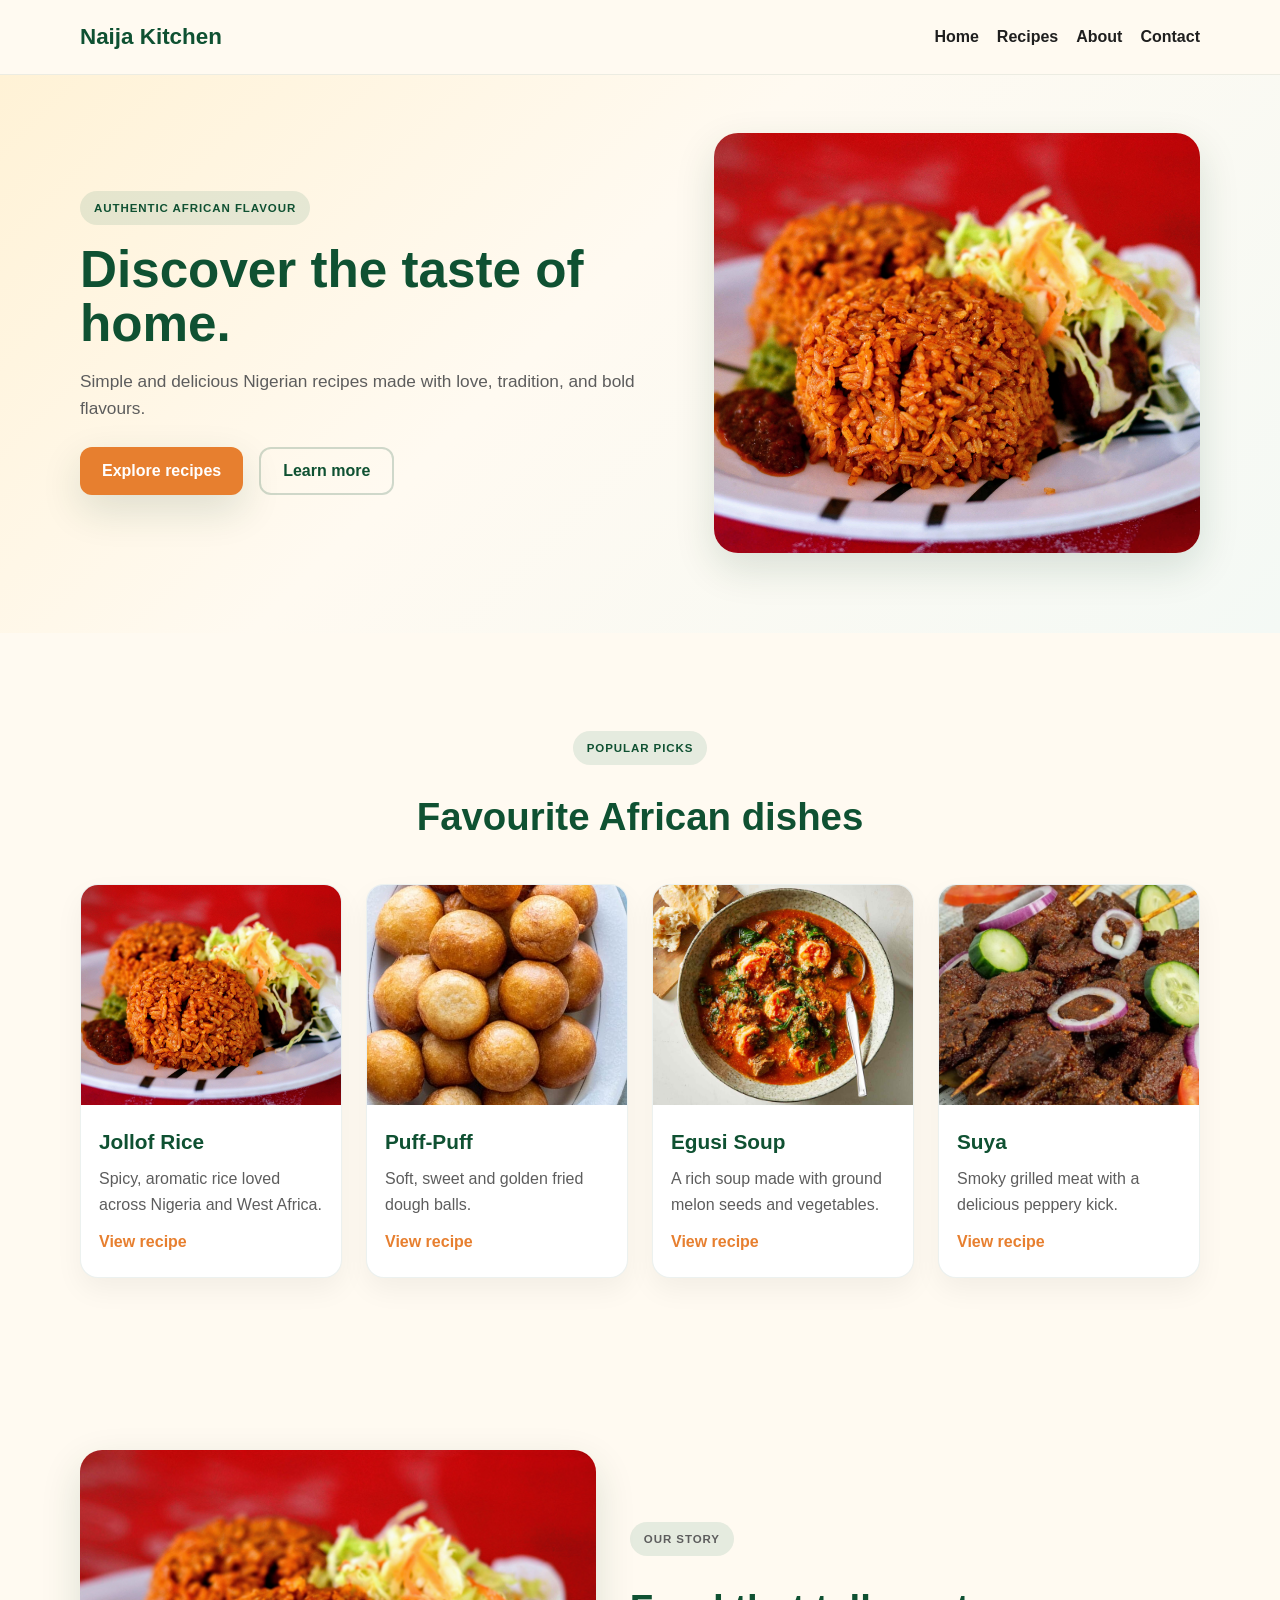
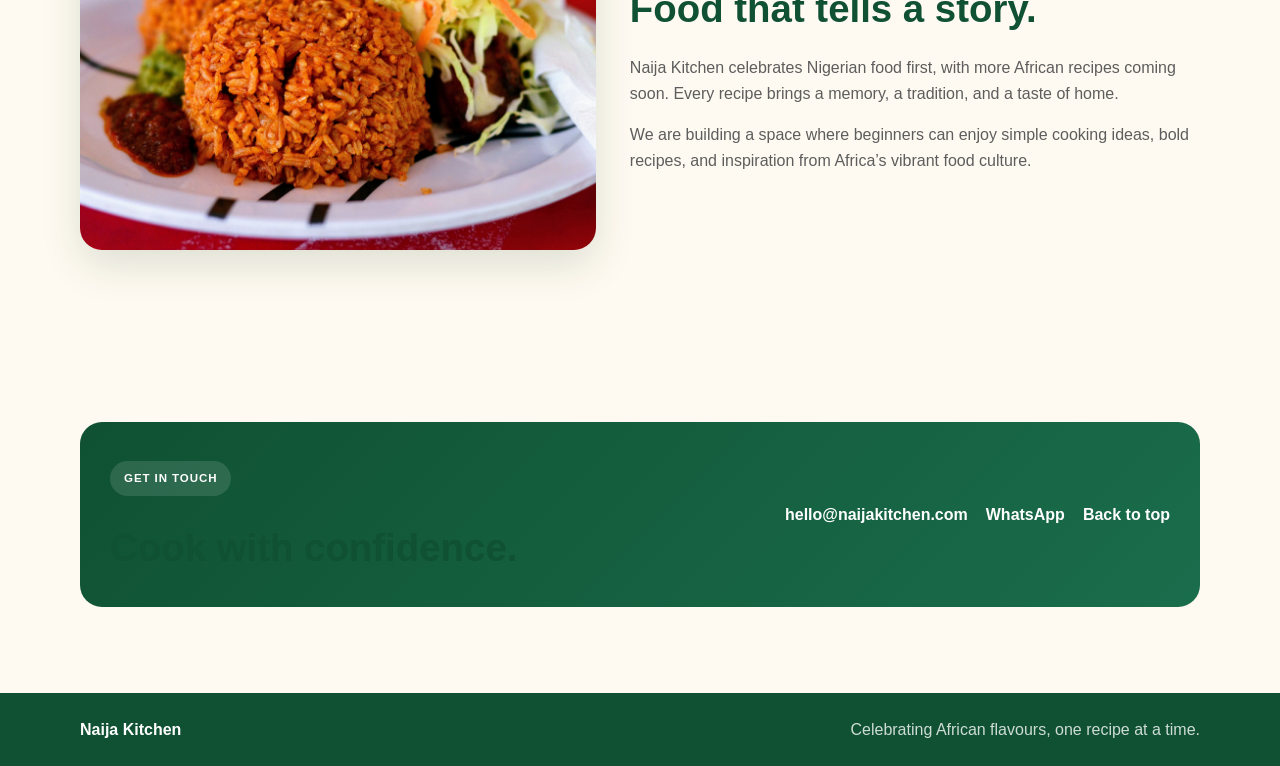
<file: index.html>
<!doctype html>
<html lang="en">
<head>
  <meta charset="UTF-8">
  <meta name="viewport" content="width=device-width, initial-scale=1.0">
  <title>Naija Kitchen | African recipes</title>
  <meta name="description" content="Naija Kitchen celebrates authentic Nigerian and African meals, recipes, and food culture.">
  <link rel="stylesheet" href="style.css">
</head>
<body>
  <header class="topbar">
    <div class="container nav-wrap">
      <a class="logo" href="index.html">Naija Kitchen</a>
      <nav>
        <a href="#home">Home</a>
        <a href="#recipes">Recipes</a>
        <a href="#about">About</a>
        <a href="#contact">Contact</a>
      </nav>
    </div>
  </header>

  <main>
    <section id="home" class="hero">
      <div class="container hero-grid">
        <div class="hero-copy">
          <span class="tag">Authentic African flavour</span>
          <h1>Discover the taste of home.</h1>
          <p>Simple and delicious Nigerian recipes made with love, tradition, and bold flavours.</p>
          <div class="cta-row">
            <a class="button primary" href="#recipes">Explore recipes</a>
            <a class="button secondary" href="#about">Learn more</a>
          </div>
        </div>

        <div class="hero-image-box">
          <img src="Jollof_Rice_with_Stew.jpg" alt="Jollof rice served with salad and sauce">
        </div>
      </div>
    </section>

    <section id="recipes" class="section recipes-block">
      <div class="container">
        <div class="section-heading">
          <p class="eyebrow">Popular picks</p>
          <h2>Favourite African dishes</h2>
        </div>

        <div class="cards">
          <article class="card">
            <img src="Jollof_Rice_with_Stew.jpg" alt="Jollof rice">
            <div class="card-body">
              <h3>Jollof Rice</h3>
              <p>Spicy, aromatic rice loved across Nigeria and West Africa.</p>
              <a href="jollof-rice.html" class="mini-link">View recipe</a>
            </div>
          </article>

          <article class="card">
            <img src="How-To-Make-Puff-Puff-500x500.jpg" alt="Puff puff">
            <div class="card-body">
              <h3>Puff-Puff</h3>
              <p>Soft, sweet and golden fried dough balls.</p>
              <a href="puff-puff.html" class="mini-link">View recipe</a>
            </div>
          </article>

          <article class="card">
            <img src="12978-Egusi-Soup-ddmfs-026-4x3-1-e662479f824b4b54bdc25165ad41c6b6.jpg" alt="Egusi soup">
            <div class="card-body">
              <h3>Egusi Soup</h3>
              <p>A rich soup made with ground melon seeds and vegetables.</p>
              <a href="egusi-soup.html" class="mini-link">View recipe</a>
            </div>
          </article>

          <article class="card">
            <img src="Suya.jpg" alt="Suya">
            <div class="card-body">
              <h3>Suya</h3>
              <p>Smoky grilled meat with a delicious peppery kick.</p>
              <a href="suya.html" class="mini-link">View recipe</a>
            </div>
          </article>
        </div>
      </div>
    </section>

    <section id="about" class="section about-section">
      <div class="container about-grid">
        <div class="about-image-wrap">
          <img src="Jollof_Rice_with_Stew.jpg" alt="African dish on a plate">
        </div>
        <div class="about-copy">
          <p class="eyebrow">Our story</p>
          <h2>Food that tells a story.</h2>
          <p>Naija Kitchen celebrates Nigerian food first, with more African recipes coming soon. Every recipe brings a memory, a tradition, and a taste of home.</p>
          <p>We are building a space where beginners can enjoy simple cooking ideas, bold recipes, and inspiration from Africa’s vibrant food culture.</p>
        </div>
      </div>
    </section>

    <section id="contact" class="section contact-section">
      <div class="container contact-box">
        <div>
          <p class="eyebrow">Get in touch</p>
          <h2>Cook with confidence.</h2>
        </div>
        <div class="contact-links">
          <a href="mailto:hello@naijakitchen.com">hello@naijakitchen.com</a>
          <a href="https://wa.me/2348000000000">WhatsApp</a>
          <a href="#home">Back to top</a>
        </div>
      </div>
    </section>
  </main>

  <footer>
    <div class="container footer-wrap">
      <strong>Naija Kitchen</strong>
      <span>Celebrating African flavours, one recipe at a time.</span>
    </div>
  </footer>
</body>
</html>
</file>
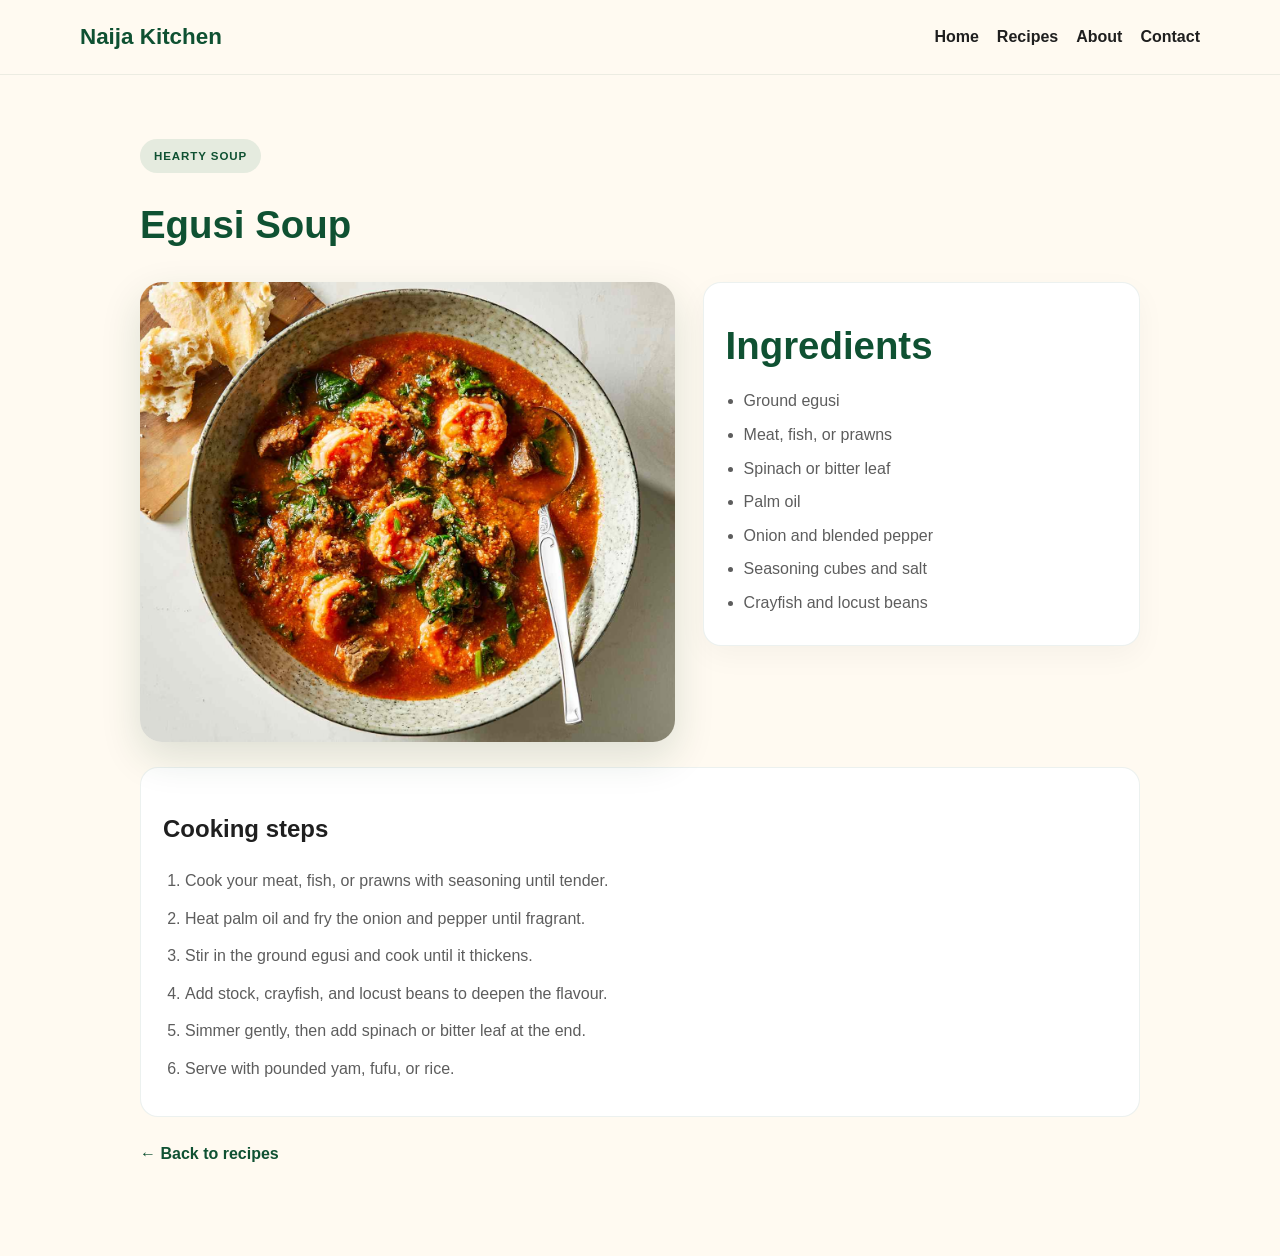
<file: egusi-soup.html>
<!doctype html>
<html lang="en">
<head>
  <meta charset="UTF-8">
  <meta name="viewport" content="width=device-width, initial-scale=1.0">
  <title>Egusi Soup Recipe | Naija Kitchen</title>
  <link rel="stylesheet" href="style.css">
</head>
<body>
  <header class="topbar">
    <div class="container nav-wrap">
      <a class="logo" href="index.html">Naija Kitchen</a>
      <nav>
        <a href="index.html#home">Home</a>
        <a href="index.html#recipes">Recipes</a>
        <a href="index.html#about">About</a>
        <a href="index.html#contact">Contact</a>
      </nav>
    </div>
  </header>

  <main class="recipe-page">
    <div class="recipe-container">
      <div class="recipe-header">
        <p class="eyebrow">Hearty soup</p>
        <h1>Egusi Soup</h1>
      </div>

      <div class="recipe-layout">
        <img src="12978-Egusi-Soup-ddmfs-026-4x3-1-e662479f824b4b54bdc25165ad41c6b6.jpg" alt="Egusi soup">

        <aside class="recipe-panel">
          <h2>Ingredients</h2>
          <ul>
            <li>Ground egusi</li>
            <li>Meat, fish, or prawns</li>
            <li>Spinach or bitter leaf</li>
            <li>Palm oil</li>
            <li>Onion and blended pepper</li>
            <li>Seasoning cubes and salt</li>
            <li>Crayfish and locust beans</li>
          </ul>
        </aside>
      </div>

      <div class="recipe-block">
        <h2>Cooking steps</h2>
        <ol>
          <li>Cook your meat, fish, or prawns with seasoning until tender.</li>
          <li>Heat palm oil and fry the onion and pepper until fragrant.</li>
          <li>Stir in the ground egusi and cook until it thickens.</li>
          <li>Add stock, crayfish, and locust beans to deepen the flavour.</li>
          <li>Simmer gently, then add spinach or bitter leaf at the end.</li>
          <li>Serve with pounded yam, fufu, or rice.</li>
        </ol>
      </div>

      <a class="back-link" href="index.html">← Back to recipes</a>
    </div>
  </main>
</body>
</html>
</file>
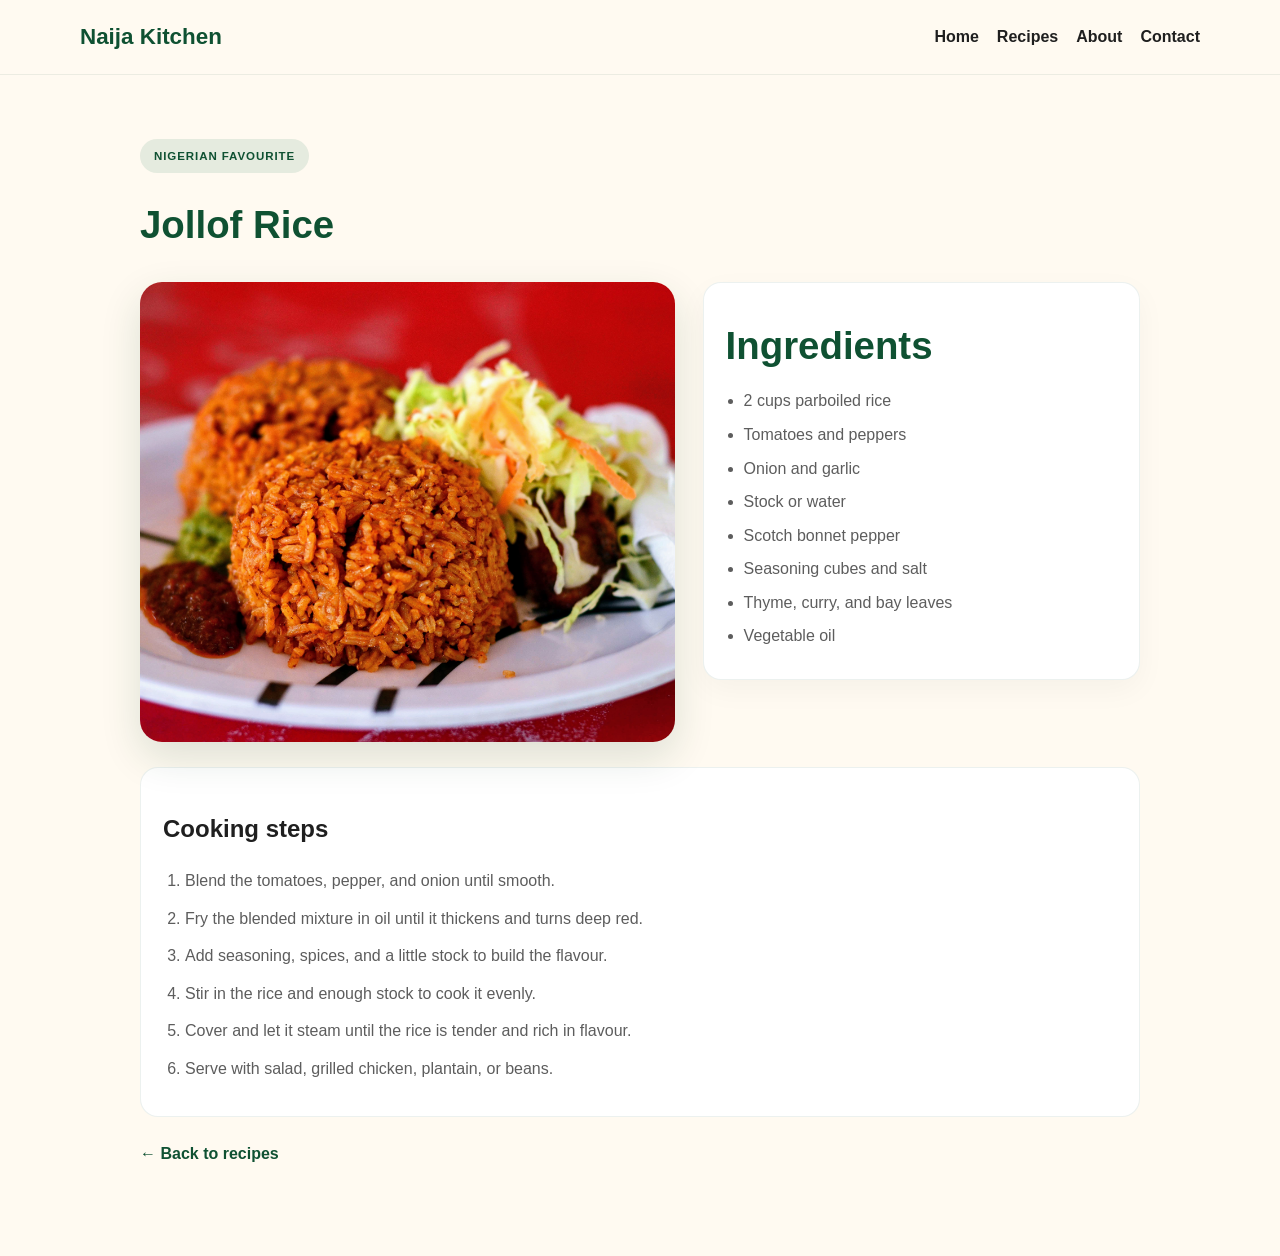
<file: jollof-rice.html>
<!doctype html>
<html lang="en">
<head>
  <meta charset="UTF-8">
  <meta name="viewport" content="width=device-width, initial-scale=1.0">
  <title>Jollof Rice Recipe | Naija Kitchen</title>
  <link rel="stylesheet" href="style.css">
</head>
<body>
  <header class="topbar">
    <div class="container nav-wrap">
      <a class="logo" href="index.html">Naija Kitchen</a>
      <nav>
        <a href="index.html#home">Home</a>
        <a href="index.html#recipes">Recipes</a>
        <a href="index.html#about">About</a>
        <a href="index.html#contact">Contact</a>
      </nav>
    </div>
  </header>

  <main class="recipe-page">
    <div class="recipe-container">
      <div class="recipe-header">
        <p class="eyebrow">Nigerian favourite</p>
        <h1>Jollof Rice</h1>
      </div>

      <div class="recipe-layout">
        <img src="Jollof_Rice_with_Stew.jpg" alt="Jollof rice">

        <aside class="recipe-panel">
          <h2>Ingredients</h2>
          <ul>
            <li>2 cups parboiled rice</li>
            <li>Tomatoes and peppers</li>
            <li>Onion and garlic</li>
            <li>Stock or water</li>
            <li>Scotch bonnet pepper</li>
            <li>Seasoning cubes and salt</li>
            <li>Thyme, curry, and bay leaves</li>
            <li>Vegetable oil</li>
          </ul>
        </aside>
      </div>

      <div class="recipe-block">
        <h2>Cooking steps</h2>
        <ol>
          <li>Blend the tomatoes, pepper, and onion until smooth.</li>
          <li>Fry the blended mixture in oil until it thickens and turns deep red.</li>
          <li>Add seasoning, spices, and a little stock to build the flavour.</li>
          <li>Stir in the rice and enough stock to cook it evenly.</li>
          <li>Cover and let it steam until the rice is tender and rich in flavour.</li>
          <li>Serve with salad, grilled chicken, plantain, or beans.</li>
        </ol>
      </div>

      <a class="back-link" href="index.html">← Back to recipes</a>
    </div>
  </main>
</body>
</html>
</file>
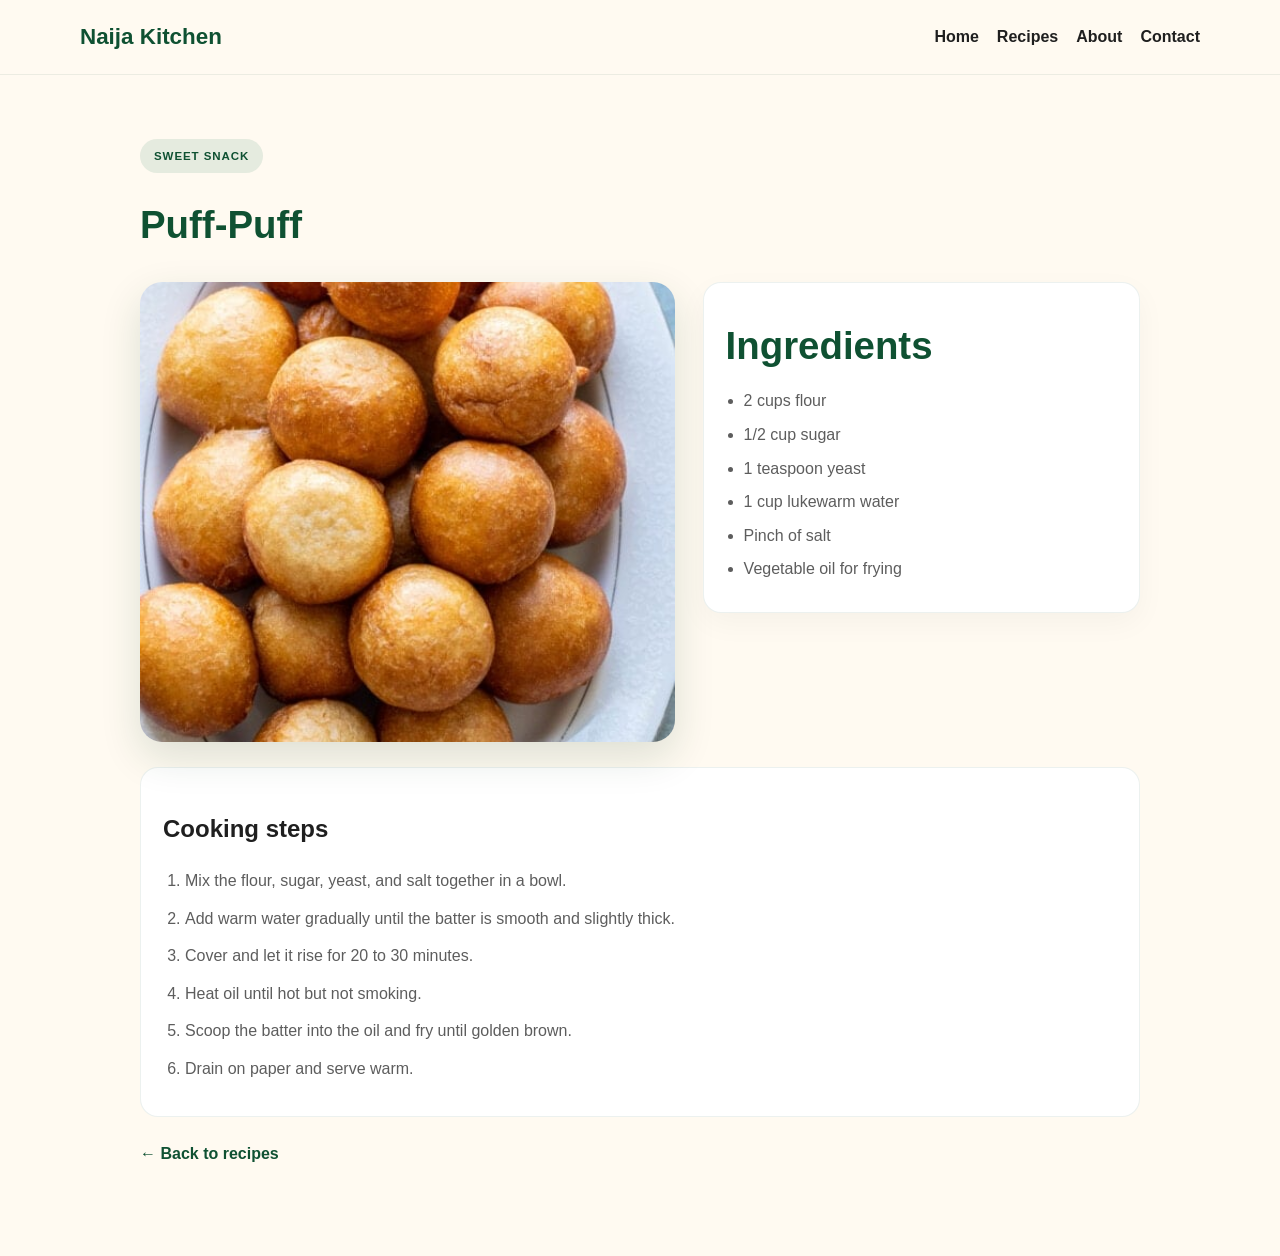
<file: puff-puff.html>
<!doctype html>
<html lang="en">
<head>
  <meta charset="UTF-8">
  <meta name="viewport" content="width=device-width, initial-scale=1.0">
  <title>Puff-Puff Recipe | Naija Kitchen</title>
  <link rel="stylesheet" href="style.css">
</head>
<body>
  <header class="topbar">
    <div class="container nav-wrap">
      <a class="logo" href="index.html">Naija Kitchen</a>
      <nav>
        <a href="index.html#home">Home</a>
        <a href="index.html#recipes">Recipes</a>
        <a href="index.html#about">About</a>
        <a href="index.html#contact">Contact</a>
      </nav>
    </div>
  </header>

  <main class="recipe-page">
    <div class="recipe-container">
      <div class="recipe-header">
        <p class="eyebrow">Sweet snack</p>
        <h1>Puff-Puff</h1>
      </div>

      <div class="recipe-layout">
        <img src="How-To-Make-Puff-Puff-500x500.jpg" alt="Puff puff">

        <aside class="recipe-panel">
          <h2>Ingredients</h2>
          <ul>
            <li>2 cups flour</li>
            <li>1/2 cup sugar</li>
            <li>1 teaspoon yeast</li>
            <li>1 cup lukewarm water</li>
            <li>Pinch of salt</li>
            <li>Vegetable oil for frying</li>
          </ul>
        </aside>
      </div>

      <div class="recipe-block">
        <h2>Cooking steps</h2>
        <ol>
          <li>Mix the flour, sugar, yeast, and salt together in a bowl.</li>
          <li>Add warm water gradually until the batter is smooth and slightly thick.</li>
          <li>Cover and let it rise for 20 to 30 minutes.</li>
          <li>Heat oil until hot but not smoking.</li>
          <li>Scoop the batter into the oil and fry until golden brown.</li>
          <li>Drain on paper and serve warm.</li>
        </ol>
      </div>

      <a class="back-link" href="index.html">← Back to recipes</a>
    </div>
  </main>
</body>
</html>
</file>
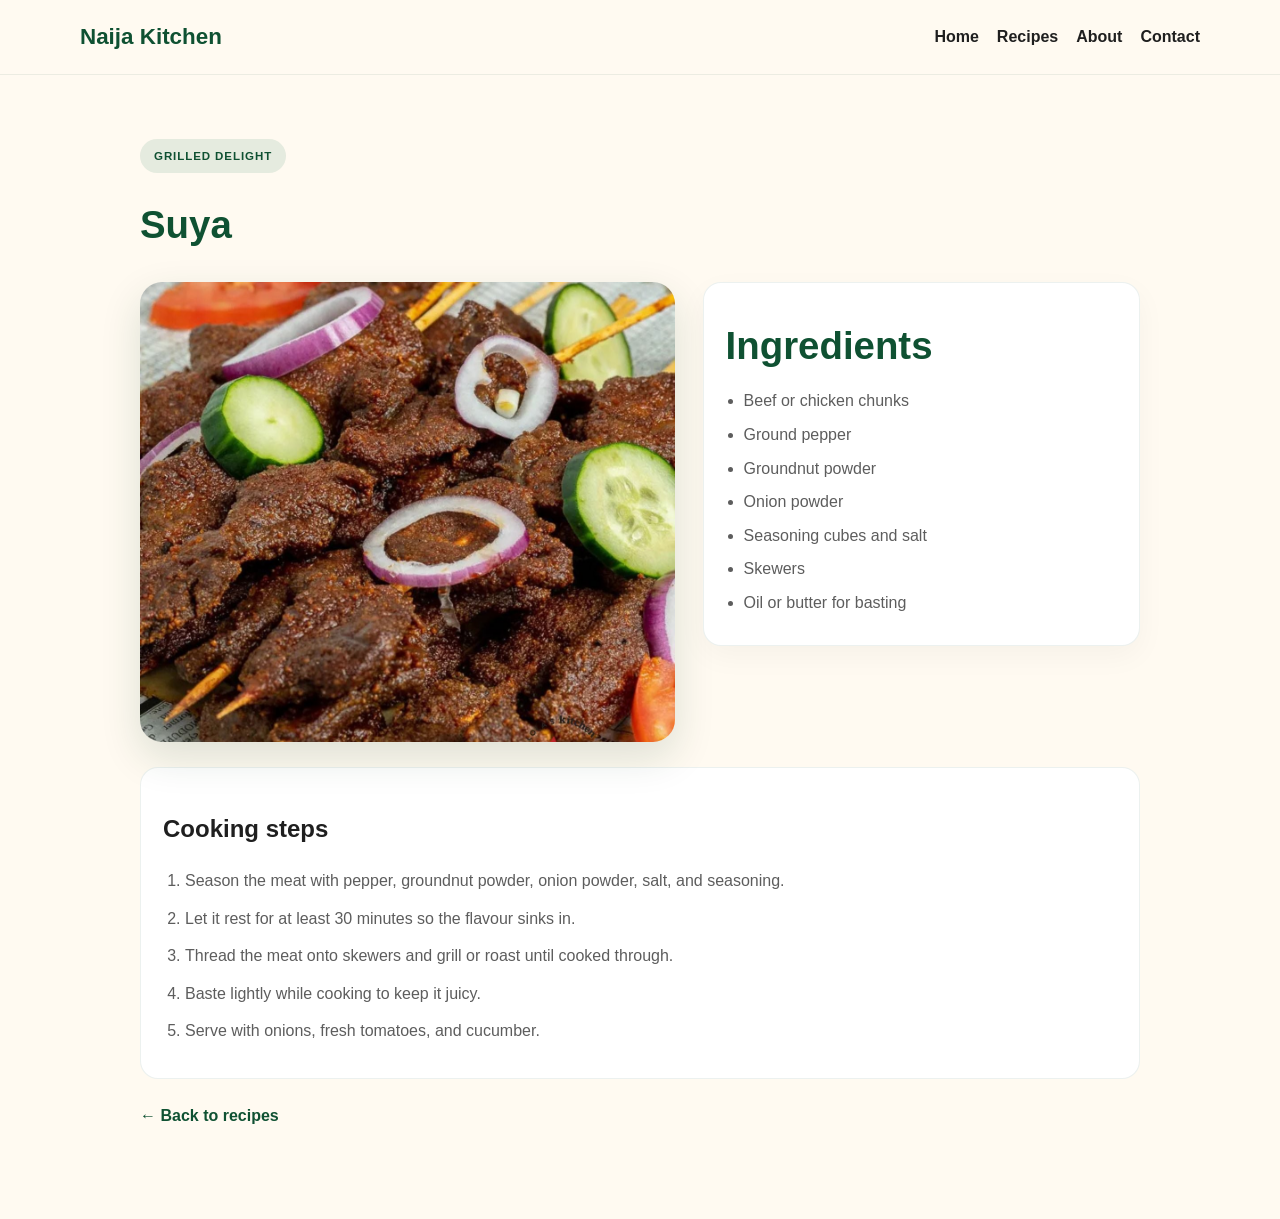
<file: suya.html>
<!doctype html>
<html lang="en">
<head>
  <meta charset="UTF-8">
  <meta name="viewport" content="width=device-width, initial-scale=1.0">
  <title>Suya Recipe | Naija Kitchen</title>
  <link rel="stylesheet" href="style.css">
</head>
<body>
  <header class="topbar">
    <div class="container nav-wrap">
      <a class="logo" href="index.html">Naija Kitchen</a>
      <nav>
        <a href="index.html#home">Home</a>
        <a href="index.html#recipes">Recipes</a>
        <a href="index.html#about">About</a>
        <a href="index.html#contact">Contact</a>
      </nav>
    </div>
  </header>

  <main class="recipe-page">
    <div class="recipe-container">
      <div class="recipe-header">
        <p class="eyebrow">Grilled delight</p>
        <h1>Suya</h1>
      </div>

      <div class="recipe-layout">
        <img src="Suya.jpg" alt="Suya meat skewers">

        <aside class="recipe-panel">
          <h2>Ingredients</h2>
          <ul>
            <li>Beef or chicken chunks</li>
            <li>Ground pepper</li>
            <li>Groundnut powder</li>
            <li>Onion powder</li>
            <li>Seasoning cubes and salt</li>
            <li>Skewers</li>
            <li>Oil or butter for basting</li>
          </ul>
        </aside>
      </div>

      <div class="recipe-block">
        <h2>Cooking steps</h2>
        <ol>
          <li>Season the meat with pepper, groundnut powder, onion powder, salt, and seasoning.</li>
          <li>Let it rest for at least 30 minutes so the flavour sinks in.</li>
          <li>Thread the meat onto skewers and grill or roast until cooked through.</li>
          <li>Baste lightly while cooking to keep it juicy.</li>
          <li>Serve with onions, fresh tomatoes, and cucumber.</li>
        </ol>
      </div>

      <a class="back-link" href="index.html">← Back to recipes</a>
    </div>
  </main>
</body>
</html>
</file>
<file: style.css>
:root {
  --green-deep: #0f5132;
  --green-soft: #2f7d5d;
  --orange: #e77f2f;
  --gold: #f4b942;
  --cream: #fffaf1;
  --warm: #fef4db;
  --ink: #1f1f1f;
  --muted: #5d5d5d;
  --white: #ffffff;
  --shadow: 0 15px 40px rgba(17, 61, 37, 0.14);
}

* {
  box-sizing: border-box;
}

html {
  scroll-behavior: smooth;
}

body {
  margin: 0;
  font-family: Arial, Helvetica, sans-serif;
  background: var(--cream);
  color: var(--ink);
  line-height: 1.6;
}

img {
  display: block;
  max-width: 100%;
}

img, a {
  -webkit-tap-highlight-color: transparent;
}

.container {
  width: min(1120px, calc(100% - 32px));
  margin: 0 auto;
}

.topbar {
  position: sticky;
  top: 0;
  z-index: 30;
  background: rgba(255, 250, 241, 0.9);
  backdrop-filter: blur(8px);
  border-bottom: 1px solid rgba(15, 81, 50, 0.08);
}

.nav-wrap {
  display: flex;
  align-items: center;
  justify-content: space-between;
  min-height: 74px;
}

.logo {
  text-decoration: none;
  color: var(--green-deep);
  font-size: 1.4rem;
  font-weight: 800;
}

nav {
  display: flex;
  align-items: center;
  gap: 18px;
  flex-wrap: wrap;
}

nav a,
.contact-links a,
.mini-link {
  text-decoration: none;
  color: var(--ink);
  font-weight: 600;
}

.hero {
  background: linear-gradient(135deg, #fff2d6 0%, #fffaf1 44%, #f4f9f5 100%);
  padding: 58px 0 80px;
}

.hero-grid {
  display: grid;
  grid-template-columns: 1.1fr 0.9fr;
  gap: 40px;
  align-items: center;
}

.tag,
.eyebrow {
  display: inline-block;
  padding: 8px 14px;
  border-radius: 999px;
  background: rgba(47, 125, 93, 0.12);
  color: var(--green-deep);
  font-size: 0.72rem;
  letter-spacing: 0.08em;
  text-transform: uppercase;
  font-weight: 800;
}

.hero-copy h1 {
  margin: 18px 0 18px;
  color: var(--green-deep);
  font-size: clamp(2.4rem, 4vw, 4.7rem);
  line-height: 1.04;
}

.hero-copy p {
  max-width: 560px;
  font-size: 1.08rem;
  color: var(--muted);
}

.cta-row {
  display: flex;
  gap: 16px;
  flex-wrap: wrap;
  margin-top: 24px;
}

.button {
  display: inline-flex;
  align-items: center;
  justify-content: center;
  min-height: 48px;
  padding: 0 22px;
  border-radius: 12px;
  text-decoration: none;
  font-weight: 700;
}

.button.primary {
  background: var(--orange);
  color: var(--white);
  box-shadow: var(--shadow);
}

.button.secondary {
  border: 2px solid rgba(15, 81, 50, 0.2);
  color: var(--green-deep);
  background: transparent;
}

.hero-image-box img {
  width: 100%;
  min-height: 420px;
  object-fit: cover;
  border-radius: 24px;
  box-shadow: var(--shadow);
}

.section {
  padding: 86px 0;
}

.section-heading {
  text-align: center;
  margin-bottom: 36px;
}

.section-heading h2,
.about-copy h2,
.contact-box h2,
.recipe-header h1,
.recipe-layout h2 {
  margin: 10px 0 0;
  color: var(--green-deep);
  font-size: clamp(2rem, 3vw, 3rem);
}

.cards {
  display: grid;
  grid-template-columns: repeat(4, minmax(0, 1fr));
  gap: 24px;
}

.card {
  background: var(--white);
  border-radius: 18px;
  overflow: hidden;
  border: 1px solid rgba(15, 81, 50, 0.08);
  box-shadow: 0 12px 28px rgba(16, 26, 21, 0.05);
}

.card img {
  width: 100%;
  height: 220px;
  object-fit: cover;
}

.card-body {
  padding: 20px 18px 22px;
}

.card-body h3 {
  color: var(--green-deep);
  margin: 0 0 8px;
  font-size: 1.3rem;
}

.card-body p {
  margin: 0 0 12px;
  color: var(--muted);
}

.mini-link {
  color: var(--orange);
  font-weight: 700;
}

.about-grid {
  display: grid;
  grid-template-columns: 0.95fr 1.05fr;
  gap: 34px;
  align-items: center;
}

.about-image-wrap img {
  width: 100%;
  min-height: 400px;
  object-fit: cover;
  border-radius: 22px;
  box-shadow: var(--shadow);
}

.about-copy p {
  color: var(--muted);
}

.contact-box {
  display: flex;
  align-items: center;
  justify-content: space-between;
  gap: 26px;
  background: linear-gradient(135deg, var(--green-deep), #1a6d4c);
  color: var(--white);
  border-radius: 22px;
  padding: 28px 30px;
}

.contact-box .eyebrow {
  background: rgba(255, 255, 255, 0.12);
  color: var(--white);
}

.contact-links {
  display: flex;
  gap: 18px;
  flex-wrap: wrap;
}

.contact-links a {
  color: var(--white);
}

footer {
  background: var(--green-deep);
  color: var(--white);
  padding: 24px 0;
}

.footer-wrap {
  display: flex;
  justify-content: space-between;
  gap: 18px;
  flex-wrap: wrap;
}

.footer-wrap span {
  color: rgba(255, 255, 255, 0.8);
}

.recipe-page {
  padding: 52px 0 90px;
}

.recipe-container {
  width: min(1000px, calc(100% - 32px));
  margin: 0 auto;
}

.recipe-header {
  margin-bottom: 26px;
}

.recipe-layout {
  display: grid;
  grid-template-columns: 1.1fr 0.9fr;
  gap: 28px;
  align-items: start;
}

.recipe-layout img {
  width: 100%;
  height: 460px;
  object-fit: cover;
  border-radius: 22px;
  box-shadow: var(--shadow);
}

.recipe-panel {
  background: var(--white);
  border: 1px solid rgba(15, 81, 50, 0.08);
  border-radius: 18px;
  padding: 22px;
  box-shadow: 0 10px 30px rgba(16, 26, 21, 0.04);
}

.recipe-panel ul {
  margin: 12px 0 0 18px;
  padding: 0;
  color: var(--muted);
}

.recipe-panel li {
  margin-bottom: 8px;
}

.recipe-block {
  margin-top: 25px;
  background: var(--white);
  border-radius: 18px;
  padding: 22px;
  border: 1px solid rgba(15, 81, 50, 0.08);
}

.recipe-block ol {
  margin: 12px 0 0 22px;
  padding: 0;
  color: var(--muted);
}

.recipe-block li {
  margin-bottom: 12px;
}

.back-link {
  display: inline-block;
  margin-top: 24px;
  color: var(--green-deep);
  text-decoration: none;
  font-weight: 700;
}

@media (max-width: 900px) {
  .hero-grid,
  .about-grid,
  .recipe-layout {
    grid-template-columns: 1fr;
  }

  .cards {
    grid-template-columns: repeat(2, minmax(0, 1fr));
  }

  .contact-box {
    flex-direction: column;
    align-items: flex-start;
  }
}

@media (max-width: 640px) {
  .nav-wrap {
    flex-direction: column;
    justify-content: center;
    padding: 14px 0;
  }

  nav {
    justify-content: center;
  }

  .cards {
    grid-template-columns: 1fr;
  }

  .hero {
    padding-top: 38px;
  }

  .footer-wrap {
    flex-direction: column;
  }
}
</file>
